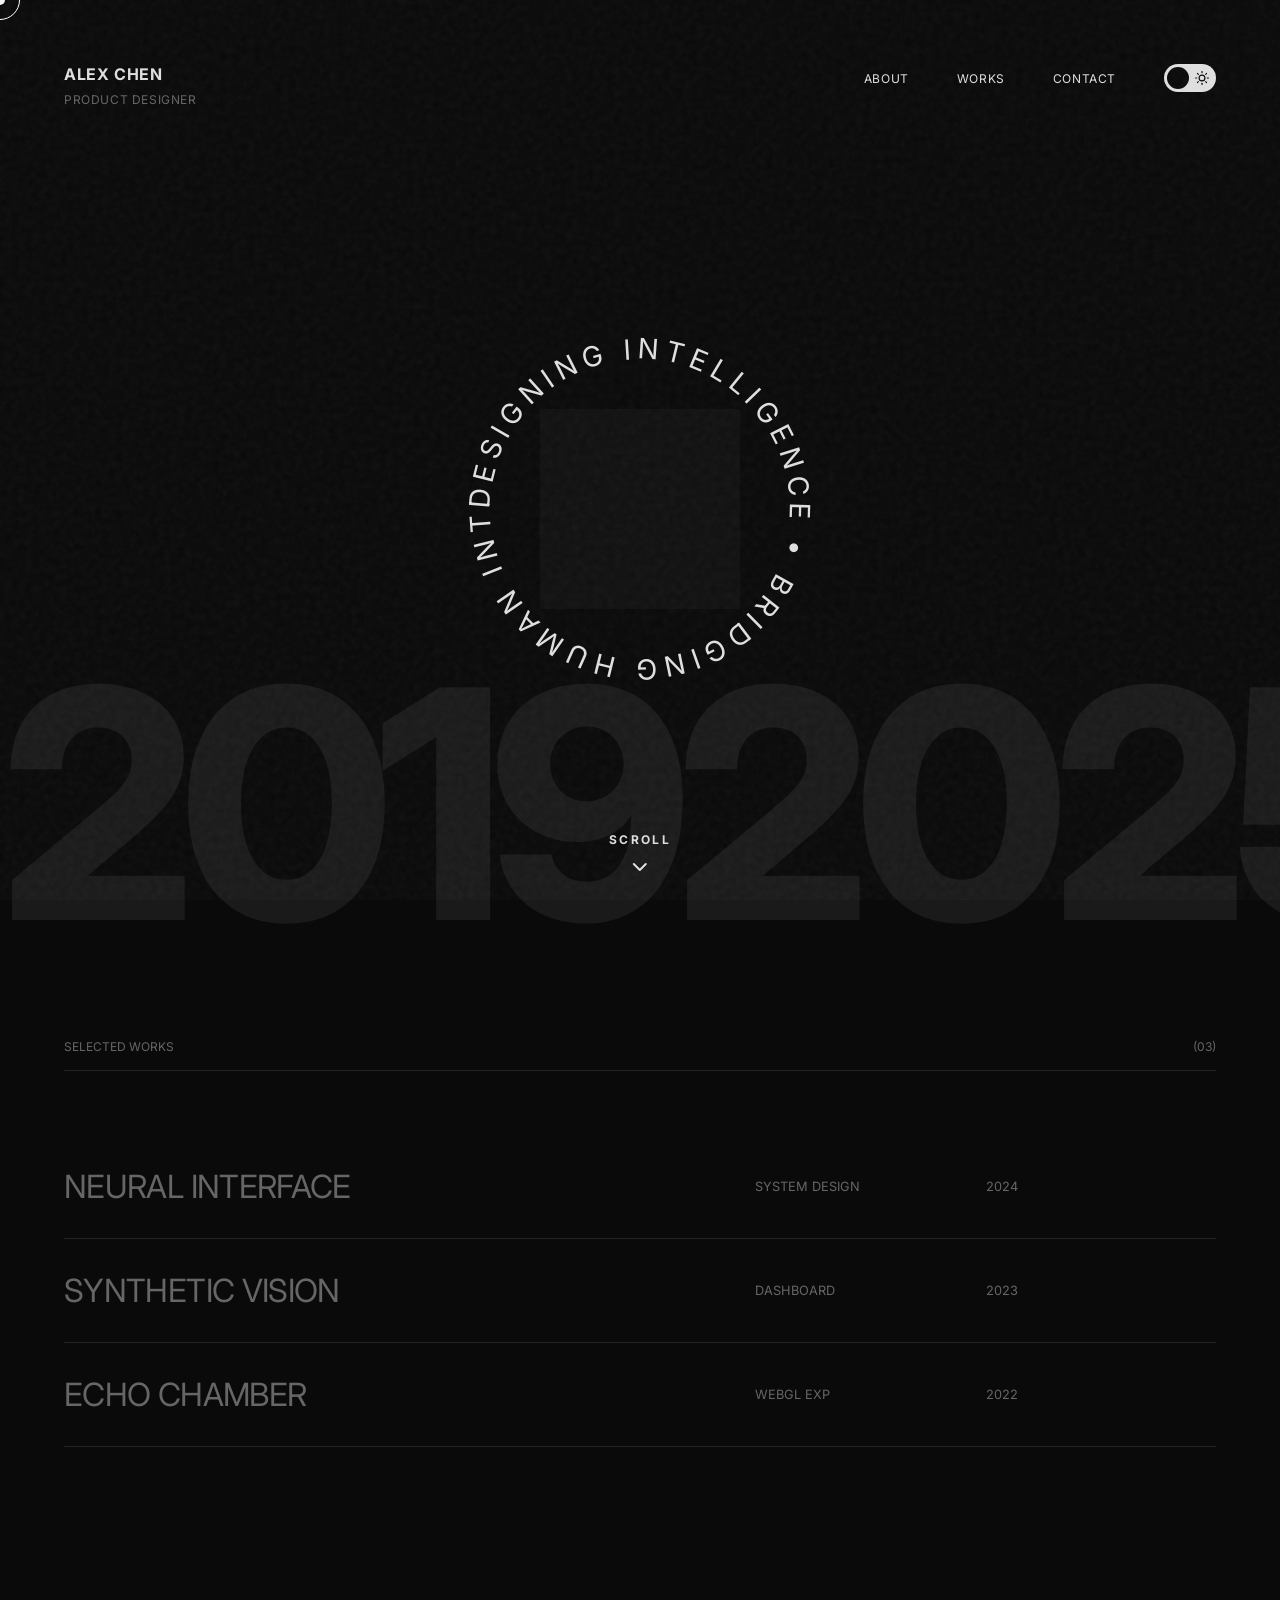
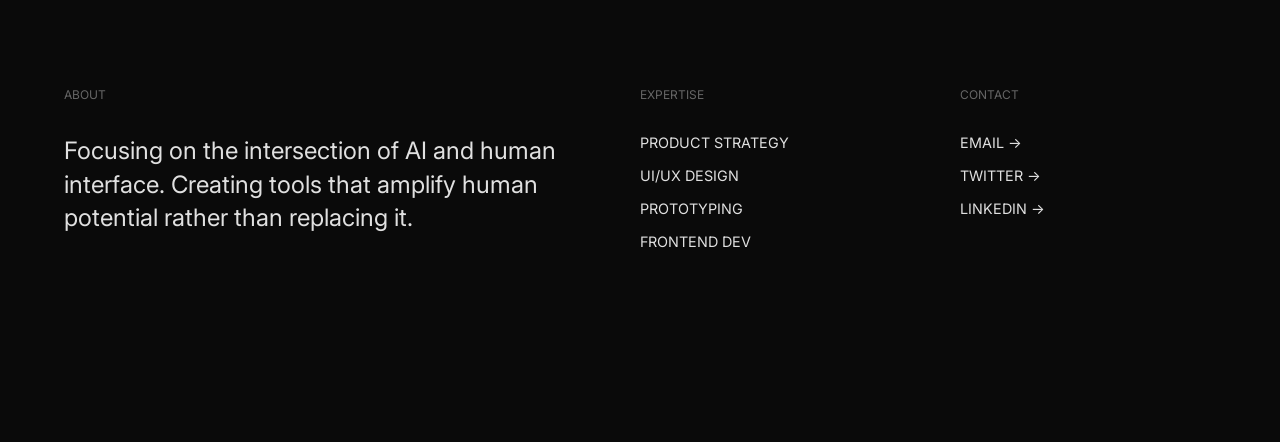
<file: index.html>
<!DOCTYPE html>
<html lang="en">

<head>
    <meta charset="UTF-8">
    <meta name="viewport" content="width=device-width, initial-scale=1.0">
    <title>ANTIGRAVITY // ASCII</title>
    <link rel="preconnect" href="https://fonts.googleapis.com">
    <link rel="preconnect" href="https://fonts.gstatic.com" crossorigin>
    <link href="https://fonts.googleapis.com/css2?family=Inter:wght@400;800&display=swap" rel="stylesheet">
    <link rel="stylesheet" href="style.css">
</head>

<body>
    <!-- The Living Background -->
    <canvas id="ascii-canvas"></canvas>

    <!-- Noise Overlay for texture -->
    <div class="noise-overlay"></div>

    <!-- Custom Cursor -->
    <div id="cursor" class="custom-cursor"></div>
    <div id="cursor-follower" class="cursor-follower"></div>

    <!-- Main Content Wrapper -->
    <main class="app-container">


        <!-- Background Typography -->
        <div class="bg-typography">
            <span>2019</span>
            <span>2025</span>
        </div>

        <!-- Navigation -->
        <nav class="top-nav">
            <div class="nav-left">
                <div class="logo">ALEX CHEN</div>
                <div class="role">PRODUCT DESIGNER</div>
            </div>
            <div class="nav-right">
                <a href="#about" class="nav-item">ABOUT</a>
                <a href="#works" class="nav-item">WORKS</a>
                <a href="#contact" class="nav-item">CONTACT</a>
                <button id="theme-toggle" class="theme-toggle-btn" aria-label="Toggle Dark Mode">
                    <div class="toggle-track">
                        <div class="toggle-icons">
                            <svg class="icon-moon" width="14" height="14" viewBox="0 0 24 24" fill="none"
                                stroke="currentColor" stroke-width="2" stroke-linecap="round" stroke-linejoin="round">
                                <path d="M21 12.79A9 9 0 1 1 11.21 3 7 7 0 0 0 21 12.79z"></path>
                            </svg>
                            <svg class="icon-sun" width="14" height="14" viewBox="0 0 24 24" fill="none"
                                stroke="currentColor" stroke-width="2" stroke-linecap="round" stroke-linejoin="round">
                                <circle cx="12" cy="12" r="5"></circle>
                                <line x1="12" y1="1" x2="12" y2="3"></line>
                                <line x1="12" y1="21" x2="12" y2="23"></line>
                                <line x1="4.22" y1="4.22" x2="5.64" y2="5.64"></line>
                                <line x1="18.36" y1="18.36" x2="19.78" y2="19.78"></line>
                                <line x1="1" y1="12" x2="3" y2="12"></line>
                                <line x1="21" y1="12" x2="23" y2="12"></line>
                                <line x1="4.22" y1="19.78" x2="5.64" y2="18.36"></line>
                                <line x1="18.36" y1="5.64" x2="19.78" y2="4.22"></line>
                            </svg>
                        </div>
                        <div class="toggle-thumb"></div>
                    </div>
                </button>
            </div>
        </nav>

        <!-- Hero Section -->
        <section class="hero-minimal">
            <div class="hero-center">
                <!-- Circular Text Container -->
                <div class="circular-text-container">
                    <svg viewBox="0 0 200 200" class="circular-text">
                        <path id="circlePath" d="M 100, 100 m -75, 0 a 75,75 0 1,1 150,0 a 75,75 0 1,1 -150,0"
                            fill="none" />
                        <text>
                            <textPath href="#circlePath" startOffset="0%">
                                DESIGNING INTELLIGENCE • BRIDGING HUMAN INTENT & MACHINE LOGIC •
                            </textPath>
                        </text>
                    </svg>
                    <div class="center-image">
                        <!-- Placeholder for a profile or abstract image -->
                        <div class="img-placeholder"></div>
                    </div>
                </div>
            </div>

            <div class="hero-footer">
                <a href="#works" class="scroll-indicator">
                    <span class="scroll-label">SCROLL</span>
                    <div class="scroll-chevron">
                        <svg width="24" height="24" viewBox="0 0 24 24" fill="none" xmlns="http://www.w3.org/2000/svg">
                            <path d="M6 9L12 15L18 9" stroke="currentColor" stroke-width="2" stroke-linecap="round"
                                stroke-linejoin="round" />
                        </svg>
                    </div>
                </a>
            </div>
        </section>

        <!-- Works List Section -->
        <section id="works" class="works-list-section">
            <div class="section-header">
                <span class="label">SELECTED WORKS</span>
                <span class="count">(03)</span>
            </div>

            <div class="works-list">
                <a href="project.html" class="work-row" data-ascii="BINARY" data-image="images/neural-interface.png"
                    style="text-decoration: none;">
                    <div class="work-col name">NEURAL INTERFACE</div>
                    <div class="work-col type">SYSTEM DESIGN</div>
                    <div class="work-col year">2024</div>
                </a>
                <a href="project.html" class="work-row" data-ascii="HEX" data-image="images/synthetic-vision.png"
                    style="text-decoration: none;">
                    <div class="work-col name">SYNTHETIC VISION</div>
                    <div class="work-col type">DASHBOARD</div>
                    <div class="work-col year">2023</div>
                </a>
                <a href="project.html" class="work-row" data-ascii="WAVES" data-image="images/echo-chamber.png"
                    style="text-decoration: none;">
                    <div class="work-col name">ECHO CHAMBER</div>
                    <div class="work-col type">WEBGL EXP</div>
                    <div class="work-col year">2022</div>
                </a>
            </div>

            <!-- Floating Project Preview Image -->
            <div id="project-preview" class="project-preview-image"></div>
        </section>

        <!-- About / Info -->
        <section id="about" class="info-section">
            <div class="info-grid">
                <div class="info-col">
                    <span class="label">ABOUT</span>
                    <p>Focusing on the intersection of AI and human interface. Creating tools that amplify human
                        potential rather than replacing it.</p>
                </div>
                <div class="info-col">
                    <span class="label">EXPERTISE</span>
                    <ul class="clean-list">
                        <li>PRODUCT STRATEGY</li>
                        <li>UI/UX DESIGN</li>
                        <li>PROTOTYPING</li>
                        <li>FRONTEND DEV</li>
                    </ul>
                </div>
                <div class="info-col">
                    <span class="label">CONTACT</span>
                    <ul class="clean-list">
                        <li><a href="#">EMAIL -></a></li>
                        <li><a href="#">TWITTER -></a></li>
                        <li><a href="#">LINKEDIN -></a></li>
                    </ul>
                </div>
            </div>
        </section>

    </main>

    <script src="script.js?v=1"></script>
</body>

</html>
</file>
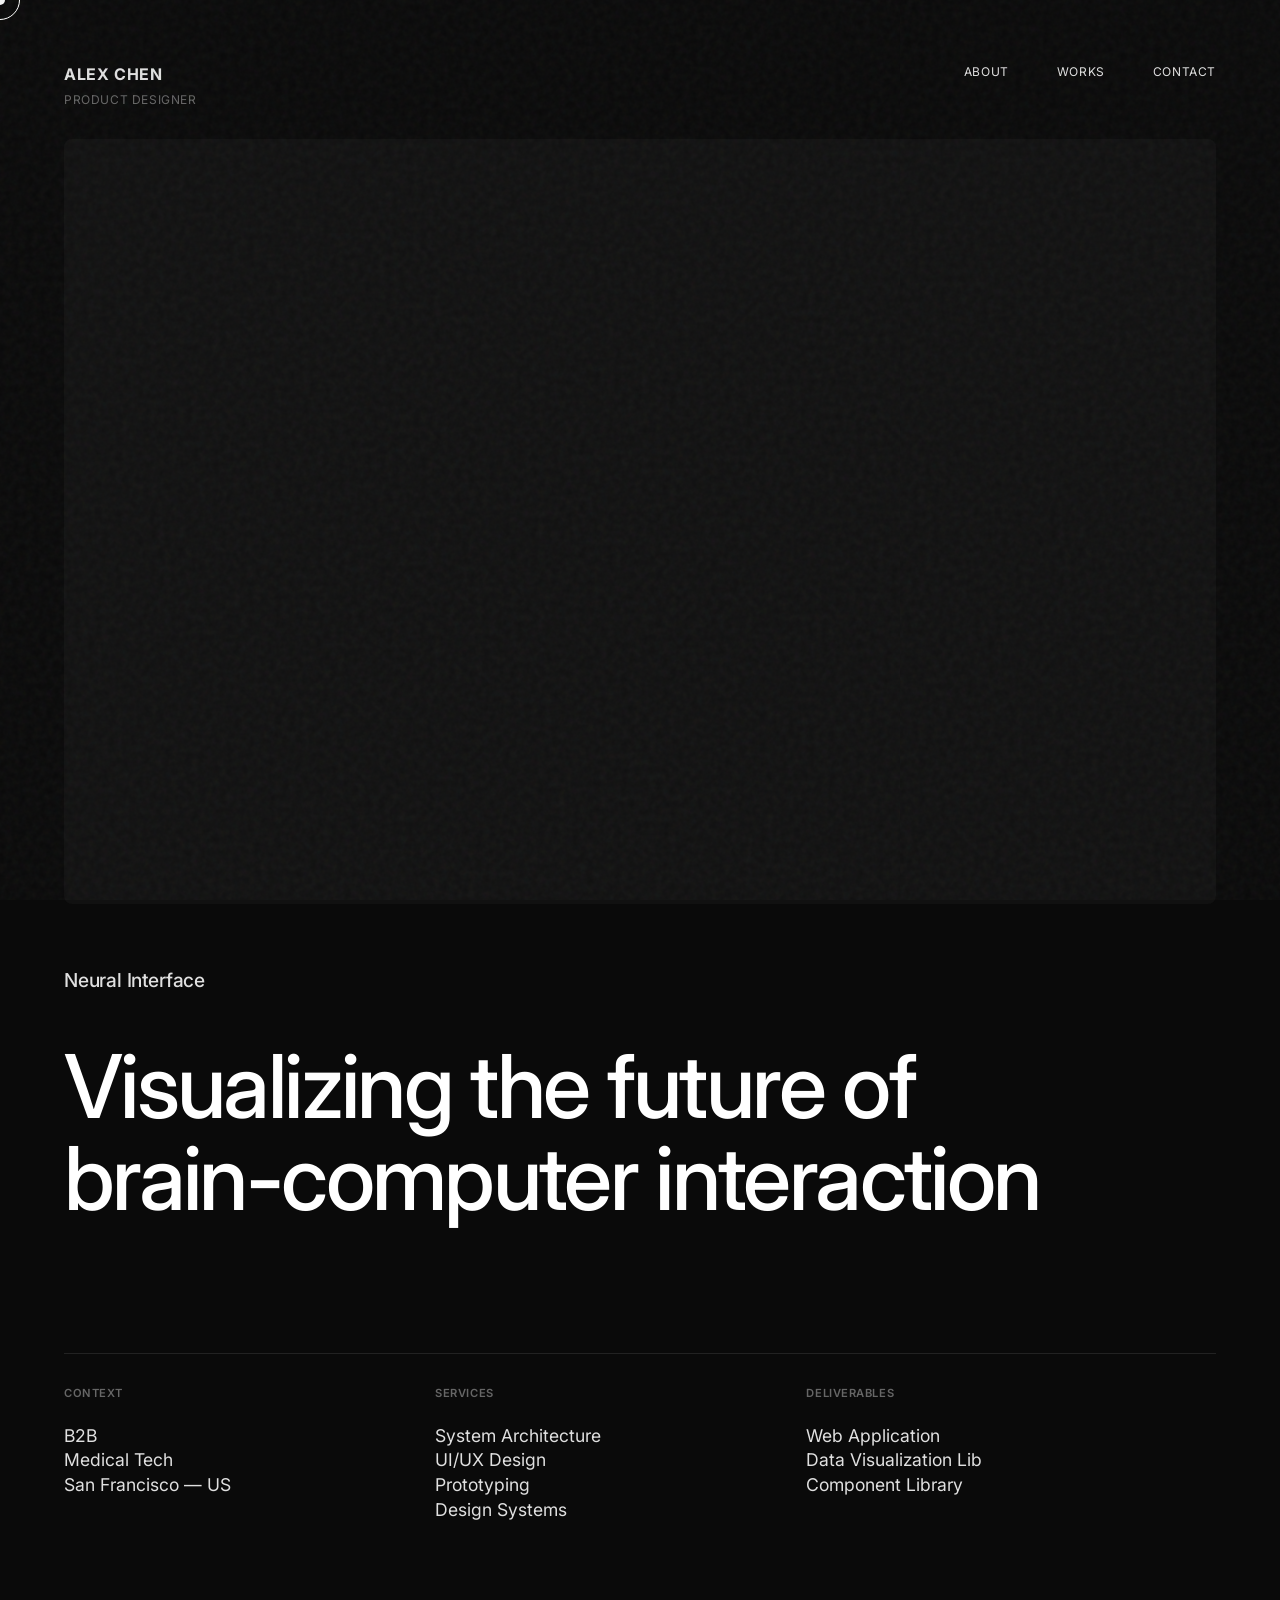
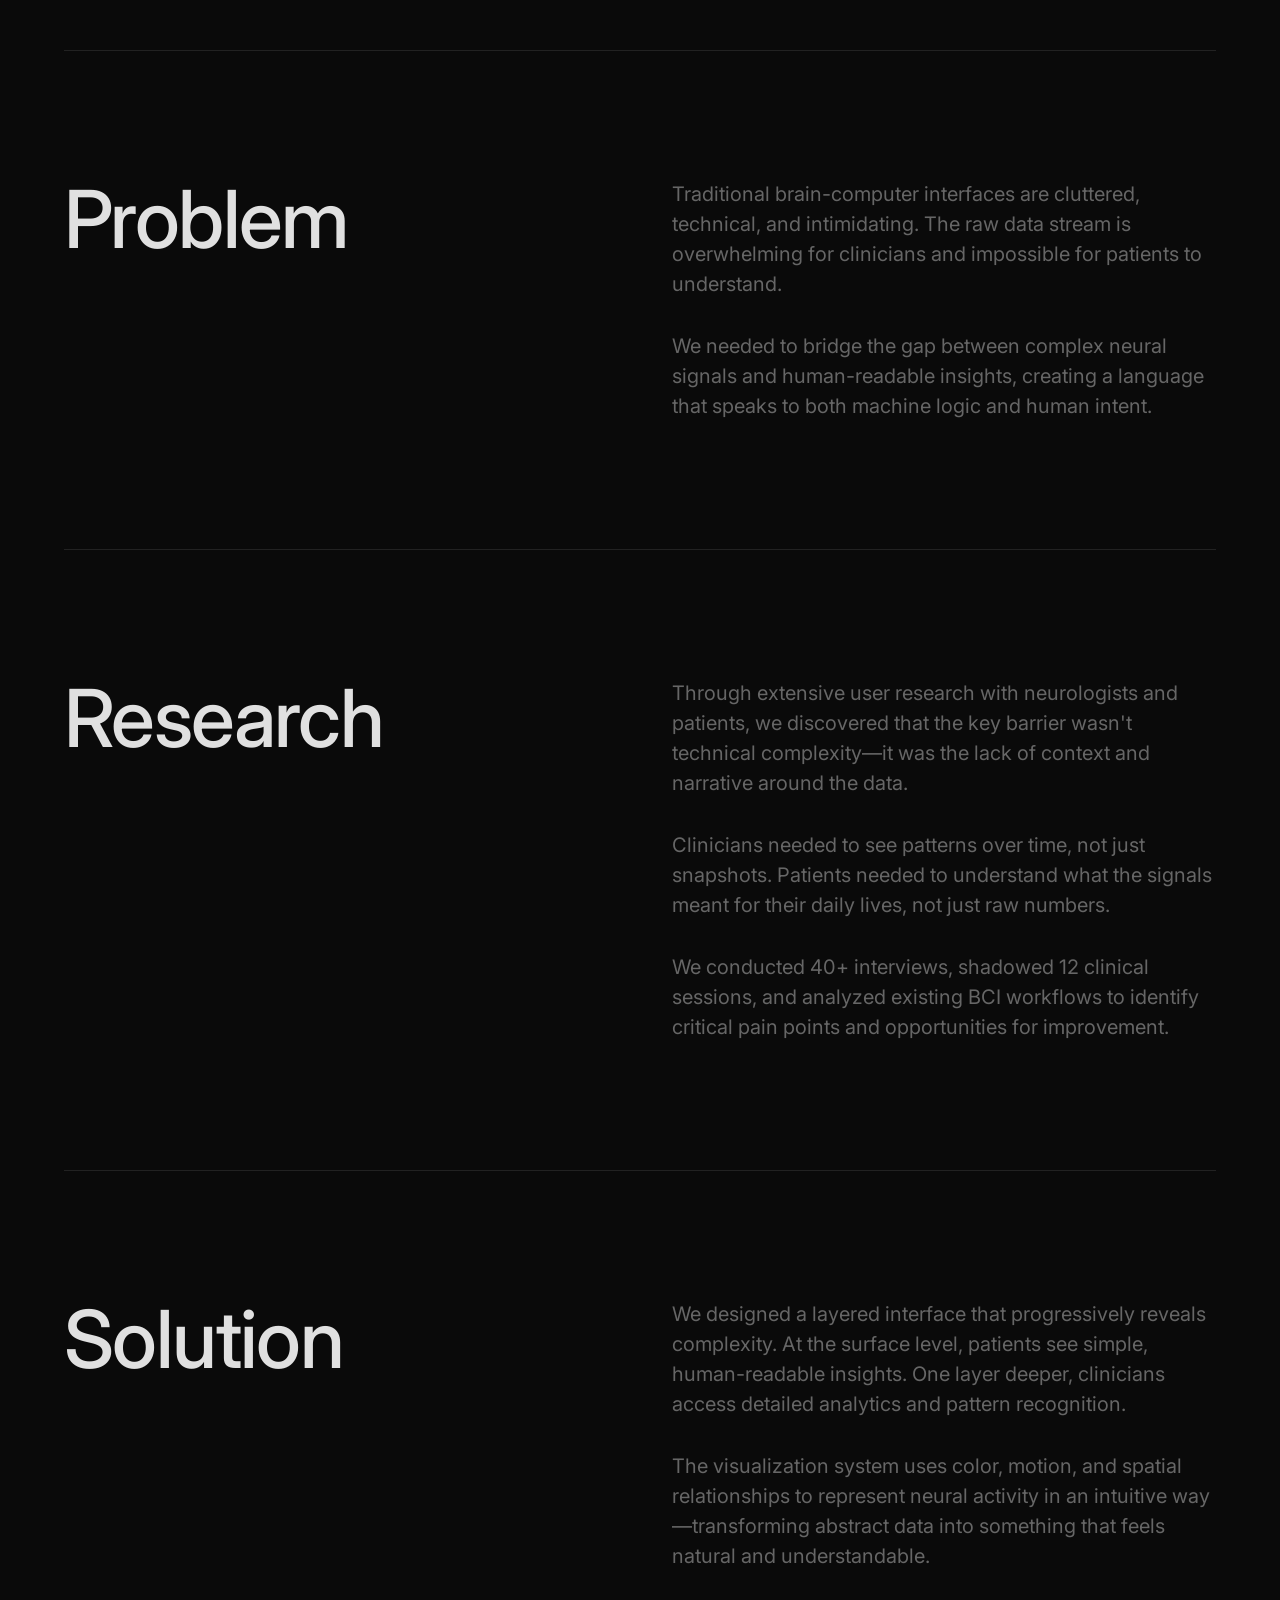
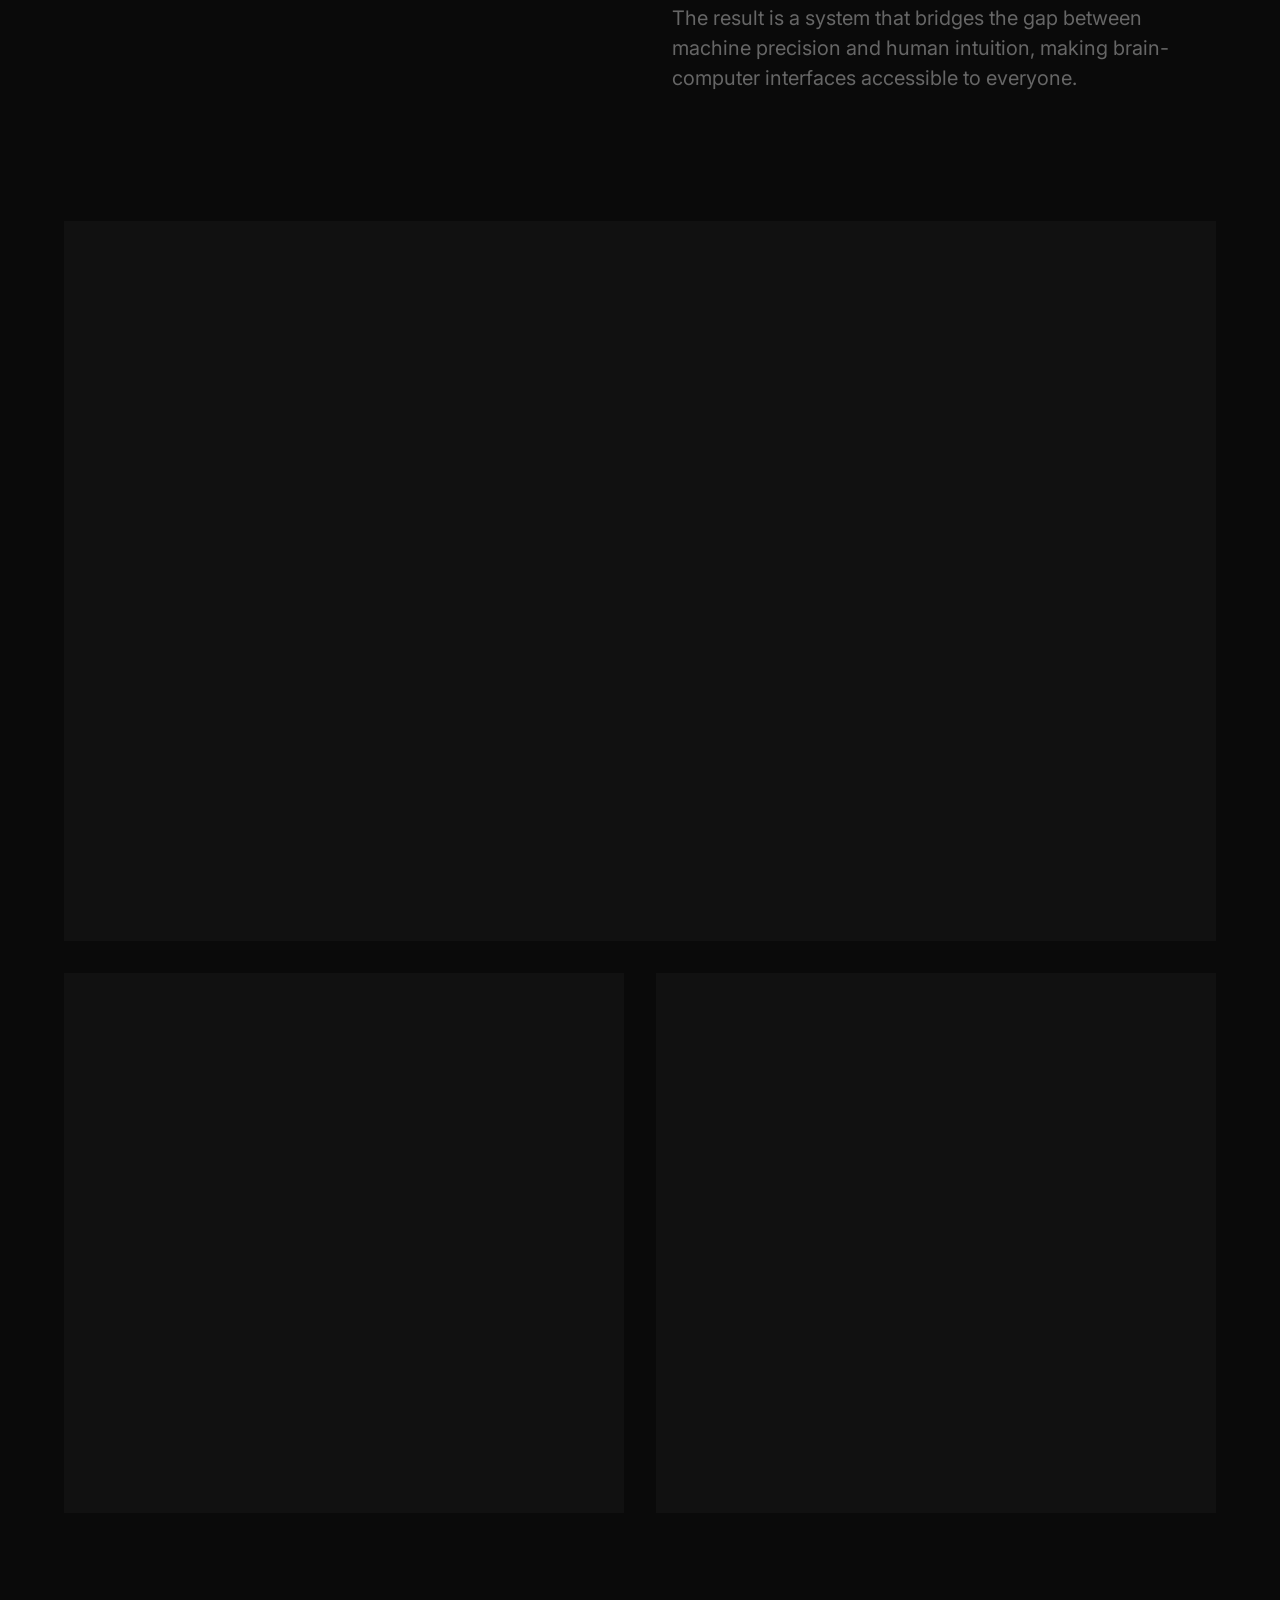
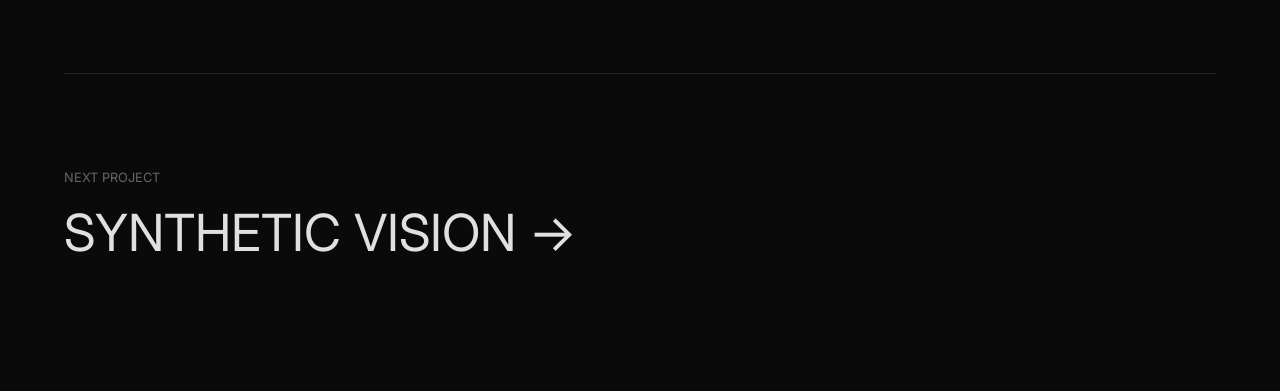
<file: project.html>
<!DOCTYPE html>
<html lang="en">

<head>
    <meta charset="UTF-8">
    <meta name="viewport" content="width=device-width, initial-scale=1.0">
    <title>NEURAL INTERFACE // ALEX CHEN</title>
    <link rel="preconnect" href="https://fonts.googleapis.com">
    <link rel="preconnect" href="https://fonts.gstatic.com" crossorigin>
    <link
        href="https://fonts.googleapis.com/css2?family=Inter:wght@400;800&family=Space+Mono:ital,wght@0,400;0,700;1,400&display=swap"
        rel="stylesheet">
    <link rel="stylesheet" href="style.css">
</head>

<body>
    <!-- The Living Background -->
    <canvas id="ascii-canvas"></canvas>

    <!-- Noise Overlay for texture -->
    <div class="noise-overlay"></div>

    <!-- Custom Cursor -->
    <div id="cursor" class="custom-cursor"></div>
    <div id="cursor-follower" class="cursor-follower"></div>

    <!-- Main Content Wrapper -->
    <main class="app-container">

        <!-- Navigation -->
        <nav class="top-nav">
            <div class="nav-left">
                <div class="logo"><a href="index.html" style="color: inherit; text-decoration: none;">ALEX CHEN</a>
                </div>
                <div class="role">PRODUCT DESIGNER</div>
            </div>
            <div class="nav-right">
                <a href="index.html#about" class="nav-item">ABOUT</a>
                <a href="index.html#works" class="nav-item">WORKS</a>
                <a href="index.html#contact" class="nav-item">CONTACT</a>
            </div>
        </nav>

        <!-- Full Width Hero Image -->
        <section class="project-hero-image">
            <div class="img-placeholder-large"></div>
        </section>

        <!-- New Project Header Structure -->
        <section class="project-header-new">
            <div class="project-label">Neural Interface</div>
            <h1 class="project-headline">
                Visualizing the future of<br>
                brain-computer interaction
            </h1>

            <div class="project-meta-grid">
                <div class="meta-col">
                    <div class="meta-label">CONTEXT</div>
                    <div class="meta-value">
                        B2B<br>
                        Medical Tech<br>
                        San Francisco — US
                    </div>
                </div>
                <div class="meta-col">
                    <div class="meta-label">SERVICES</div>
                    <div class="meta-value">
                        System Architecture<br>
                        UI/UX Design<br>
                        Prototyping<br>
                        Design Systems
                    </div>
                </div>
                <div class="meta-col">
                    <div class="meta-label">DELIVERABLES</div>
                    <div class="meta-value">
                        Web Application<br>
                        Data Visualization Lib<br>
                        Component Library
                    </div>
                </div>
            </div>
        </section>

        <!-- Problem Section -->
        <section class="project-problem-section">
            <div class="section-big-title">Problem</div>
            <div class="problem-body">
                <p>Traditional brain-computer interfaces are cluttered, technical, and intimidating. The raw data stream
                    is overwhelming for clinicians and impossible for patients to understand.</p>
                <p>We needed to bridge the gap between complex neural signals and human-readable insights, creating a
                    language that speaks to both machine logic and human intent.</p>
            </div>
        </section>

        <!-- Research Section -->
        <section class="project-problem-section">
            <div class="section-big-title">Research</div>
            <div class="problem-body">
                <p>Through extensive user research with neurologists and patients, we discovered that the key barrier
                    wasn't technical complexity—it was the lack of context and narrative around the data.</p>
                <p>Clinicians needed to see patterns over time, not just snapshots. Patients needed to understand what
                    the signals meant for their daily lives, not just raw numbers.</p>
                <p>We conducted 40+ interviews, shadowed 12 clinical sessions, and analyzed existing BCI workflows to
                    identify critical pain points and opportunities for improvement.</p>
            </div>
        </section>

        <!-- Solution Section -->
        <section class="project-problem-section">
            <div class="section-big-title">Solution</div>
            <div class="problem-body">
                <p>We designed a layered interface that progressively reveals complexity. At the surface level, patients
                    see simple, human-readable insights. One layer deeper, clinicians access detailed analytics and
                    pattern recognition.</p>
                <p>The visualization system uses color, motion, and spatial relationships to represent neural activity
                    in an intuitive way—transforming abstract data into something that feels natural and understandable.
                </p>
                <p>The result is a system that bridges the gap between machine precision and human intuition, making
                    brain-computer interfaces accessible to everyone.</p>
            </div>
        </section>


        <!-- Project Gallery -->
        <section class="project-gallery">
            <div class="gallery-item full">
                <div class="img-placeholder-gallery"></div>
            </div>
            <div class="gallery-grid">
                <div class="gallery-item half">
                    <div class="img-placeholder-gallery"></div>
                </div>
                <div class="gallery-item half">
                    <div class="img-placeholder-gallery"></div>
                </div>
            </div>
        </section>

        <!-- Next Project -->
        <section class="next-project">
            <div class="next-label">NEXT PROJECT</div>
            <a href="#" class="next-link">SYNTHETIC VISION -></a>
        </section>

    </main>

    <script src="script.js"></script>
</body>

</html>
</file>
<file: style.css>
:root {
    --bg-color: #050505;
    --text-color: #E0E0E0;
    --accent-color: #CCFF00;
    /* Acid Green */
    --font-mono: 'Inter', sans-serif;
    --font-sans: 'Inter', sans-serif;
    --easing: cubic-bezier(0.19, 1, 0.22, 1);
}

.light-mode {
    --bg-color: #f0f0f0;
    --text-color: #111111;
    --accent-color: #000000;
    /* Black accent for high contrast */
    --dim-color: #888888;
}

* {
    margin: 0;
    padding: 0;
    box-sizing: border-box;
}

body {
    background-color: var(--bg-color);
    color: var(--text-color);
    font-family: var(--font-mono);
    overflow-x: hidden;
    height: 100vh;
    width: 100vw;
}

/* --- Canvas & Overlays --- */
#ascii-canvas {
    position: fixed;
    top: 0;
    left: 0;
    width: 100%;
    height: 100%;
    z-index: -1;
    opacity: 0.4;
    /* Subtle background */
}

.noise-overlay {
    position: fixed;
    top: 0;
    left: 0;
    width: 100%;
    height: 100%;
    pointer-events: none;
    z-index: 900;
    opacity: 0.05;
    background-image: url("data:image/svg+xml,%3Csvg viewBox='0 0 200 200' xmlns='http://www.w3.org/2000/svg'%3E%3Cfilter id='noiseFilter'%3E%3CfeTurbulence type='fractalNoise' baseFrequency='0.65' numOctaves='3' stitchTiles='stitch'/%3E%3C/filter%3E%3Crect width='100%25' height='100%25' filter='url(%23noiseFilter)'/%3E%3C/svg%3E");
}

/* --- Layout & Typography Overrides --- */
:root {
    --bg-color: #0a0a0a;
    --text-color: #E0E0E0;
    --accent-color: #fff;
    /* White accent for clean look */
    --dim-color: #666;
    --font-mono: 'Inter', sans-serif;
    --font-sans: 'Inter', sans-serif;
}

body {
    font-family: var(--font-sans);
    font-weight: 400;
}

html {
    scroll-behavior: smooth;
}

.app-container {
    width: 100%;
    padding: 2rem 4rem;
}

/* --- Background Typography --- */
.bg-typography {
    position: fixed;
    bottom: -5vw;
    left: 0;
    width: 100%;
    display: flex;
    justify-content: space-between;
    font-size: 25vw;
    font-weight: 800;
    color: #1a1a1a;
    z-index: -1;
    line-height: 1;
    pointer-events: none;
    font-family: var(--font-sans);
    letter-spacing: -0.05em;
}

/* --- Navigation --- */
.top-nav {
    display: flex;
    justify-content: space-between;
    align-items: flex-start;
    padding: 2rem 0;
    font-size: 0.75rem;
    text-transform: uppercase;
    letter-spacing: 0.05em;
}

.nav-left {
    display: flex;
    flex-direction: column;
    gap: 0.5rem;
}

.logo {
    font-weight: 700;
    font-size: 1rem;
}

.role {
    color: var(--dim-color);
}

.nav-right {
    display: flex;
    gap: 3rem;
    align-items: center;
}

.nav-item {
    color: var(--text-color);
    text-decoration: none;
    position: relative;
}

.nav-item::after {
    content: '';
    position: absolute;
    bottom: -5px;
    left: 0;
    width: 0%;
    height: 1px;
    background: var(--accent-color);
    transition: width 0.3s var(--easing);
}

.nav-item:hover::after {
    width: 100%;
}

/* --- Hero Minimal --- */
.hero-minimal {
    min-height: calc(100vh - 10rem);
    display: flex;
    flex-direction: column;
    justify-content: center;
    position: relative;
}

.hero-center {
    display: flex;
    justify-content: center;
    align-items: center;
}

.circular-text-container {
    position: relative;
    width: 400px;
    height: 400px;
    display: flex;
    justify-content: center;
    align-items: center;
}

.circular-text {
    width: 100%;
    height: 100%;
    animation: rotate 20s linear infinite;
}

.circular-text text {
    font-family: var(--font-mono);
    font-size: 14px;
    fill: var(--text-color);
    letter-spacing: 0.2em;
    text-transform: uppercase;
}

@keyframes rotate {
    from {
        transform: rotate(0deg);
    }

    to {
        transform: rotate(360deg);
    }
}

.center-image {
    position: absolute;
    width: 200px;
    height: 200px;
    background: #111;
    overflow: hidden;
}

.img-placeholder {
    width: 100%;
    height: 100%;
    background: url('https://images.unsplash.com/photo-1531297461136-82lw9z2c1c4e?ixlib=rb-1.2.1&auto=format&fit=crop&w=500&q=60') center/cover;
    filter: grayscale(100%) contrast(1.2);
    opacity: 0.8;
}

.hero-footer {
    position: absolute;
    bottom: 0;
    left: 50%;
    transform: translateX(-50%);
    display: flex;
    justify-content: center;
    align-items: center;
    width: auto;
    z-index: 10;
}

.scroll-indicator {
    display: flex;
    flex-direction: column;
    align-items: center;
    gap: 0.5rem;
    text-decoration: none;
    color: var(--text-color);
    animation: bounce 2s infinite;
    transition: color 0.3s var(--easing);
}

.scroll-indicator:hover {
    color: var(--accent-color);
}

.scroll-label {
    font-size: 0.75rem;
    letter-spacing: 0.2em;
    font-family: var(--font-mono);
    font-weight: 700;
    text-transform: uppercase;
}

/* --- Works List --- */
.works-list-section {
    padding: 10rem 0;
}

.section-header {
    display: flex;
    justify-content: space-between;
    font-size: 0.75rem;
    color: var(--dim-color);
    margin-bottom: 4rem;
    border-bottom: 1px solid #222;
    padding-bottom: 1rem;
}

.works-list {
    display: flex;
    flex-direction: column;
}

.work-row {
    display: grid;
    grid-template-columns: 3fr 1fr 1fr;
    padding: 2rem 0;
    border-bottom: 1px solid #222;
    cursor: pointer;
    transition: all 0.3s var(--easing);
    color: var(--dim-color);
}

.work-row:hover {
    color: var(--text-color);
    padding-left: 2rem;
    background: rgba(255, 255, 255, 0.02);
}

.work-col.name {
    font-size: 2rem;
    font-weight: 400;
    letter-spacing: -0.02em;
}

.work-col.type,
.work-col.year {
    display: flex;
    align-items: center;
    font-family: var(--font-mono);
    font-size: 0.8rem;
}

/* --- Info Section --- */
.info-section {
    padding: 5rem 0 10rem 0;
}

.info-grid {
    display: grid;
    grid-template-columns: 2fr 1fr 1fr;
    gap: 4rem;
}

.info-col {
    display: flex;
    flex-direction: column;
    gap: 2rem;
}

.info-col .label {
    font-size: 0.75rem;
    color: var(--dim-color);
}

.info-col p {
    font-size: 1.5rem;
    line-height: 1.4;
    max-width: 600px;
}

.clean-list {
    list-style: none;
    display: flex;
    flex-direction: column;
    gap: 1rem;
}

.clean-list li {
    font-size: 0.9rem;
    color: var(--text-color);
}

.clean-list a {
    color: var(--text-color);
    text-decoration: none;
    transition: color 0.3s;
}

.clean-list a:hover {
    color: var(--accent-color);
}

/* --- Custom Cursor --- */
body {
    cursor: none;
}

.custom-cursor {
    position: fixed;
    top: 0;
    left: 0;
    width: 10px;
    height: 10px;
    background: var(--accent-color);
    border-radius: 50%;
    pointer-events: none;
    z-index: 9999;
    transform: translate(-50%, -50%);
    mix-blend-mode: difference;
}

.cursor-follower {
    position: fixed;
    top: 0;
    left: 0;
    width: 40px;
    height: 40px;
    border: 1px solid var(--accent-color);
    border-radius: 50%;
    pointer-events: none;
    z-index: 9998;
    transform: translate(-50%, -50%);
    transition: width 0.3s, height 0.3s, background 0.3s;
}

.cursor-follower.active {
    width: 80px;
    height: 80px;
    background: rgba(204, 255, 0, 0.1);
    border-color: transparent;
}

/* --- Scroll Reveal Animation --- */
.reveal-text {
    opacity: 0;
    transform: translateY(30px);
    transition: all 1s var(--easing);
}

.reveal-text.visible {
    opacity: 1;
    transform: translateY(0);
}

/* --- Project Page Styles --- */
.project-header-new {
    padding: 0 0 8rem 0;
    /* Removed top padding to balance with image margin */
    max-width: 1400px;
}

.project-label {
    font-size: 1.2rem;
    color: var(--text-color);
    margin-bottom: 3rem;
    font-family: var(--font-sans);
    font-weight: 500;
    letter-spacing: -0.01em;
}

.project-headline {
    font-size: 5.5rem;
    font-weight: 500;
    line-height: 1.05;
    margin-bottom: 8rem;
    max-width: 1100px;
    letter-spacing: -0.03em;
    color: var(--accent-color);
}

.project-meta-grid {
    display: grid;
    grid-template-columns: 1.5fr 1.5fr 2fr;
    /* Adjusted ratios to match reference spacing */
    gap: 4rem;
    width: 100%;
    border-top: 1px solid #222;
    /* Optional: adds a subtle separator like some editorial layouts, or we can remove */
    padding-top: 2rem;
}

.meta-col {
    display: flex;
    flex-direction: column;
    gap: 1.5rem;
}

.meta-label {
    font-size: 0.7rem;
    color: var(--dim-color);
    font-family: var(--font-sans);
    /* Switched to Sans for cleaner look matching reference */
    font-weight: 600;
    text-transform: uppercase;
    letter-spacing: 0.05em;
}

.meta-value {
    font-size: 1.1rem;
    line-height: 1.4;
    color: var(--text-color);
    font-family: var(--font-sans);
    font-weight: 400;
}

.project-hero-image {
    width: 100%;
    height: 85vh;
    margin-top: 0;
    /* Reduced from 6rem */
    margin-bottom: 4rem;
    /* Matches top margin */
    background: #111;
    overflow: hidden;
    border-radius: 8px;
    /* Requested 2px corners */
}

.img-placeholder-large {
    width: 100%;
    height: 100%;
    background: url('https://images.unsplash.com/photo-1550751827-4bd374c3f58b?ixlib=rb-1.2.1&auto=format&fit=crop&w=1350&q=80') center/cover;
    filter: grayscale(100%) contrast(1.1);
    transition: transform 0.7s var(--easing);
}

.project-hero-image:hover .img-placeholder-large {
    transform: scale(1.02);
}

.project-gallery {
    display: flex;
    flex-direction: column;
    gap: 2rem;
    margin-bottom: 10rem;
}

.gallery-item {
    background: #111;
    overflow: hidden;
}

.gallery-item.full {
    width: 100%;
    height: 80vh;
}

.gallery-grid {
    display: grid;
    grid-template-columns: 1fr 1fr;
    gap: 2rem;
}

.gallery-item.half {
    height: 60vh;
}

.img-placeholder-gallery {
    width: 100%;
    height: 100%;
    background: url('https://images.unsplash.com/photo-1518770660439-4636190af475?ixlib=rb-1.2.1&auto=format&fit=crop&w=1350&q=80') center/cover;
    filter: grayscale(100%) contrast(1.1);
    transition: transform 0.5s var(--easing);
}

.gallery-item:hover .img-placeholder-gallery {
    transform: scale(1.05);
}

.next-project {
    padding: 6rem 0;
    border-top: 1px solid #222;
    display: flex;
    flex-direction: column;
    align-items: flex-start;
    gap: 1rem;
}

.next-label {
    font-family: var(--font-mono);
    color: var(--dim-color);
    font-size: 0.8rem;
}

.next-link {
    font-size: 4vw;
    color: var(--text-color);
    text-decoration: none;
    font-weight: 400;
    transition: color 0.3s;
}

.next-link:hover {
    color: var(--accent-color);
}

/* --- Mobile Responsiveness --- */
@media (max-width: 768px) {
    .app-container {
        padding: 1.5rem;
    }

    .bg-typography {
        display: none;
        /* Hide on mobile to reduce clutter */
    }

    /* Navigation */
    .top-nav {
        flex-direction: column;
        gap: 1.5rem;
    }

    .nav-right {
        gap: 1.5rem;
        font-size: 0.9rem;
    }

    /* Hero */
    .circular-text-container {
        width: 300px;
        height: 300px;
    }

    .center-image {
        width: 150px;
        height: 150px;
    }

    .project-headline {
        font-size: 3rem;
        margin-bottom: 4rem;
    }

    /* Works List */
    .work-row {
        grid-template-columns: 1fr;
        gap: 0.5rem;
    }

    .work-col.name {
        font-size: 1.5rem;
    }

    .work-col.type,
    .work-col.year {
        font-size: 0.7rem;
        opacity: 0.7;
    }

    /* Info Section */
    .info-grid {
        grid-template-columns: 1fr;
        gap: 3rem;
    }

    .info-col p {
        font-size: 1.1rem;
    }

    /* Project Page */
    .project-meta-grid {
        grid-template-columns: 1fr;
        /* Stack meta columns */
        gap: 2rem;
    }

    .gallery-grid {
        grid-template-columns: 1fr;
        /* Stack gallery images */
    }

    .gallery-item.half {
        height: 40vh;
    }

    .project-hero-image {
        height: 50vh;
    }
}

/* --- Scroll Chevron --- */
.scroll-chevron {
    display: flex;
    justify-content: center;
    align-items: center;
}

.scroll-chevron:hover {
    color: var(--accent-color);
}

@keyframes bounce {

    0%,
    20%,
    50%,
    80%,
    100% {
        transform: translateY(0);
    }

    40% {
        transform: translateY(-10px);
    }

    60% {
        transform: translateY(-5px);
    }
}

/* --- Problem Section --- */
.project-problem-section {
    padding: 8rem 0;
    display: grid;
    grid-template-columns: 1fr 1fr;
    gap: 4rem;
    align-items: start;
    border-top: 1px solid #222;
}

.section-big-title {
    font-size: 5rem;
    font-weight: 500;
    color: var(--text-color);
    line-height: 1;
    letter-spacing: -0.02em;
}

.problem-body {
    display: flex;
    flex-direction: column;
    gap: 2rem;
}

.problem-body p {
    font-size: 1.25rem;
    line-height: 1.5;
    color: var(--dim-color);
    max-width: 600px;
}

/* Mobile for Problem Section */
@media (max-width: 768px) {
    .project-problem-section {
        grid-template-columns: 1fr;
        gap: 2rem;
        padding: 4rem 0;
    }

}

/* --- Theme Toggle Switch --- */
.theme-toggle-btn {
    background: none;
    border: none;
    cursor: pointer;
    padding: 0;
    display: flex;
    align-items: center;
}

.toggle-track {
    position: relative;
    width: 52px;
    height: 28px;
    background-color: var(--text-color);
    border-radius: 50px;
    display: flex;
    align-items: center;
    justify-content: space-between;
    padding: 0 6px;
    transition: background-color 0.3s var(--easing);
}

.toggle-icons {
    position: absolute;
    top: 0;
    left: 0;
    width: 100%;
    height: 100%;
    display: flex;
    justify-content: space-between;
    align-items: center;
    padding: 0 7px;
    pointer-events: none;
}

.toggle-icons svg {
    color: var(--bg-color);
    transition: color 0.3s var(--easing);
}

.toggle-thumb {
    position: absolute;
    top: 3px;
    left: 3px;
    width: 22px;
    height: 22px;
    background-color: var(--bg-color);
    border-radius: 50%;
    transition: transform 0.3s var(--easing), background-color 0.3s var(--easing);
    z-index: 2;
}

/* Light Mode State (Thumb moves to right) */
.light-mode .toggle-thumb {
    transform: translateX(24px);
}

/* Hover Effect */
.theme-toggle-btn:hover .toggle-track {
    opacity: 0.9;
}

/* --- Project Preview Image --- */
.project-preview-image {
    position: fixed;
    width: 320px;
    height: 240px;
    background-size: cover;
    background-position: center;
    pointer-events: none;
    opacity: 0;
    transition: opacity 0.3s var(--easing);
    z-index: 100;
    border-radius: 4px;
    transform: translate(-50%, -50%);
}

.project-preview-image.visible {
    opacity: 1;
}
</file>
